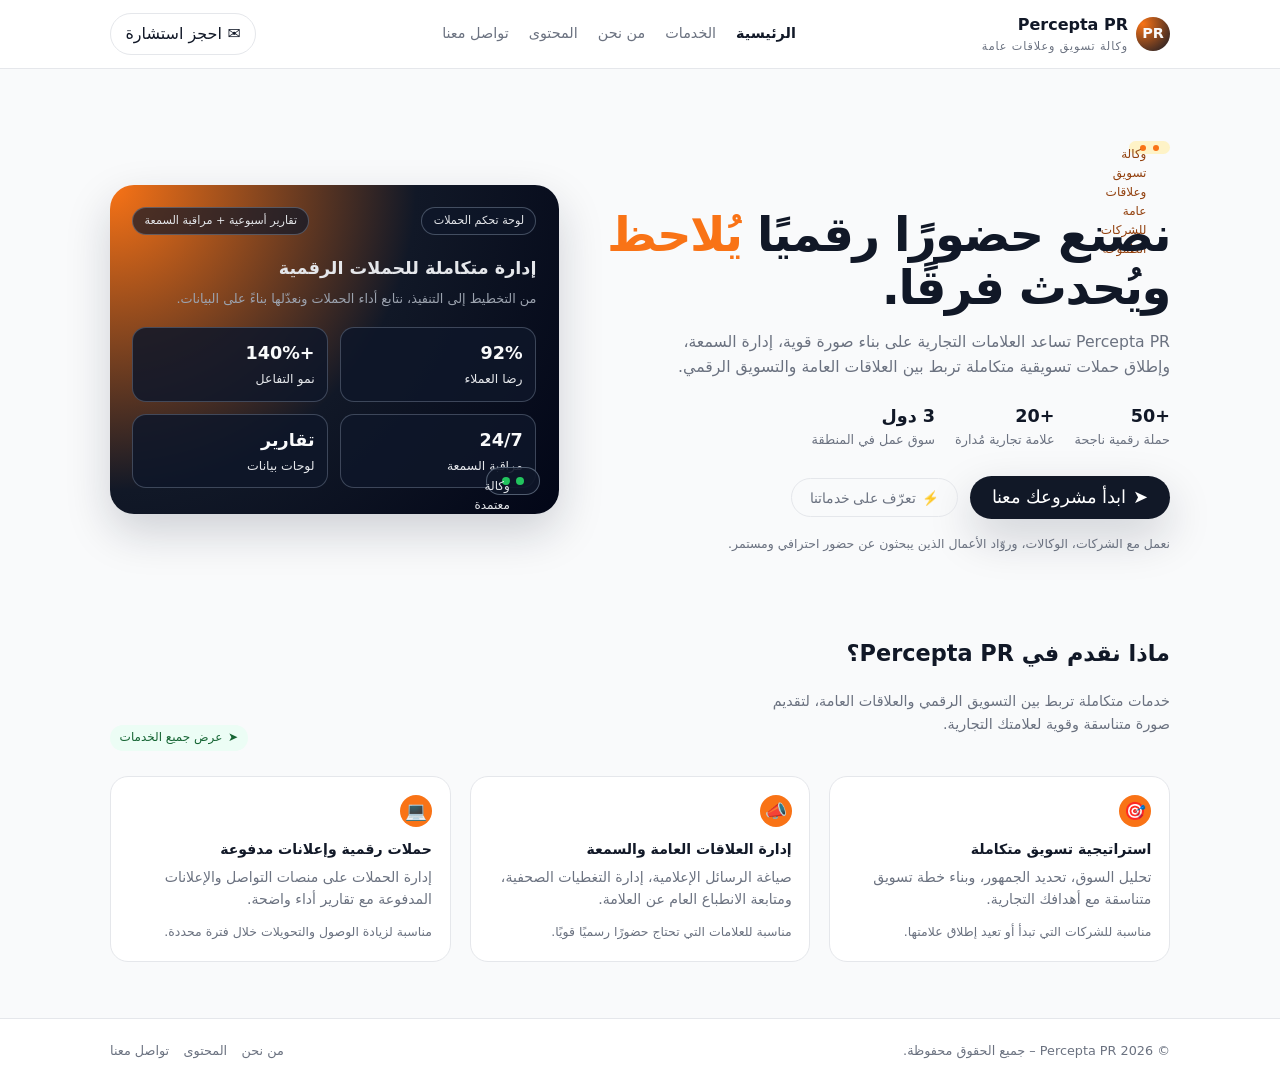
<file: index.html>
<!DOCTYPE html>
<html lang="ar" dir="rtl">
<head>
  <meta charset="UTF-8">
  <title>Percepta PR | وكالة تسويق وعلاقات عامة</title>
  <link rel="stylesheet" href="style.css">
</head>

<body>

<header>
  <nav class="nav">
    <div class="logo">
      <div class="logo-mark">PR</div>
      <div class="logo-text">
        <span>Percepta PR</span>
        <span>وكالة تسويق وعلاقات عامة</span>
      </div>
    </div>
<div class="menu-btn">☰</div>

    <div class="mobile-menu">
  <a href="index.html">الرئيسية</a>
  <a href="services.html">الخدمات</a>
  <a href="about.html">من نحن</a>
  <a href="contact.html">تواصل معنا</a>
    </div>
    
    <div class="nav-links">
      <a href="index.html" class="active">الرئيسية</a>
      <a href="services.html">الخدمات</a>
      <a href="about.html">من نحن</a>
      <a href="blog.html">المحتوى</a>
      <a href="contact.html">تواصل معنا</a>
    </div>

    <a href="contact.html" class="nav-cta">
      <span>✉</span>
      <span>احجز استشارة</span>
    </a>
  </nav>
</header>

<main class="main">

  <!-- Hero Section -->
  <section class="hero">
    <div>
      <div class="hero-label">
        <span></span>
        <span>وكالة تسويق وعلاقات عامة للشركات الطموحة</span>
      </div>

      <h1 class="hero-title">
        نصنع حضورًا رقميًا <span>يُلاحظ</span> ويُحدث فرقًا.
      </h1>

      <p class="hero-subtitle">
        Percepta PR تساعد العلامات التجارية على بناء صورة قوية، إدارة السمعة،
        وإطلاق حملات تسويقية متكاملة تربط بين العلاقات العامة والتسويق الرقمي.
      </p>

      <div class="hero-meta">
        <div class="hero-meta-item">
          <strong>+50</strong>
          <span>حملة رقمية ناجحة</span>
        </div>

        <div class="hero-meta-item">
          <strong>+20</strong>
          <span>علامة تجارية مُدارة</span>
        </div>

        <div class="hero-meta-item">
          <strong>3 دول</strong>
          <span>سوق عمل في المنطقة</span>
        </div>
      </div>

      <div class="hero-actions">
        <button class="btn-primary" onclick="location.href='contact.html'">
          <span>➤</span>
          <span>ابدأ مشروعك معنا</span>
        </button>

        <button class="btn-ghost" onclick="location.href='services.html'">
          <span>⚡</span>
          <span>تعرّف على خدماتنا</span>
        </button>
      </div>

      <p class="hero-note">
        نعمل مع الشركات، الوكالات، وروّاد الأعمال الذين يبحثون عن حضور احترافي ومستمر.
      </p>
    </div>

    <!-- Hero Card -->
    <div class="hero-card">
      <div class="hero-card-header">
        <div class="hero-tag">لوحة تحكم الحملات</div>
        <div class="hero-pill">تقارير أسبوعية + مراقبة السمعة</div>
      </div>

      <div class="hero-card-title">إدارة متكاملة للحملات الرقمية</div>

      <div class="hero-card-sub">
        من التخطيط إلى التنفيذ، نتابع أداء الحملات ونعدّلها بناءً على البيانات.
      </div>

      <div class="hero-grid">
        <div class="hero-stat">
          <strong>92%</strong>
          <span>رضا العملاء</span>
        </div>

        <div class="hero-stat">
          <strong>+140%</strong>
          <span>نمو التفاعل</span>
        </div>

        <div class="hero-stat">
          <strong>24/7</strong>
          <span>مراقبة السمعة</span>
        </div>

        <div class="hero-stat">
          <strong>تقارير</strong>
          <span>لوحات بيانات</span>
        </div>
      </div>

      <div class="hero-badge">
        <span></span>
        <span>وكالة معتمدة لإدارة السمعة الرقمية</span>
      </div>
    </div>
  </section>

  <!-- Services Preview -->
  <section class="section">
    <div class="section-header">
      <div>
        <h2 class="section-title">ماذا نقدم في Percepta PR؟</h2>
        <p class="section-subtitle">
          خدمات متكاملة تربط بين التسويق الرقمي والعلاقات العامة،
          لتقديم صورة متناسقة وقوية لعلامتك التجارية.
        </p>
      </div>

      <a href="services.html" class="badge">
        <span>➤</span>
        <span>عرض جميع الخدمات</span>
      </a>
    </div>

    <div class="services-grid">

      <div class="service-card">
        <div class="service-icon">🎯</div>
        <div class="service-title">استراتيجية تسويق متكاملة</div>
        <div class="service-text">
          تحليل السوق، تحديد الجمهور، وبناء خطة تسويق متناسقة مع أهدافك التجارية.
        </div>
        <div class="service-meta">مناسبة للشركات التي تبدأ أو تعيد إطلاق علامتها.</div>
      </div>

      <div class="service-card">
        <div class="service-icon">📣</div>
        <div class="service-title">إدارة العلاقات العامة والسمعة</div>
        <div class="service-text">
          صياغة الرسائل الإعلامية، إدارة التغطيات الصحفية، ومتابعة الانطباع العام عن العلامة.
        </div>
        <div class="service-meta">مناسبة للعلامات التي تحتاج حضورًا رسميًا قويًا.</div>
      </div>

      <div class="service-card">
        <div class="service-icon">💻</div>
        <div class="service-title">حملات رقمية وإعلانات مدفوعة</div>
        <div class="service-text">
          إدارة الحملات على منصات التواصل والإعلانات المدفوعة مع تقارير أداء واضحة.
        </div>
        <div class="service-meta">مناسبة لزيادة الوصول والتحويلات خلال فترة محددة.</div>
      </div>

    </div>
  </section>

</main>

<footer>
  <div class="footer-inner">
    <div>© 2026 Percepta PR – جميع الحقوق محفوظة.</div>

    <div class="footer-links">
      <a href="about.html">من نحن</a>
      <a href="blog.html">المحتوى</a>
      <a href="contact.html">تواصل معنا</a>
    </div>
  </div>
</footer>

  <script src="script.js"></script>
  
</body>
</html>
</file>
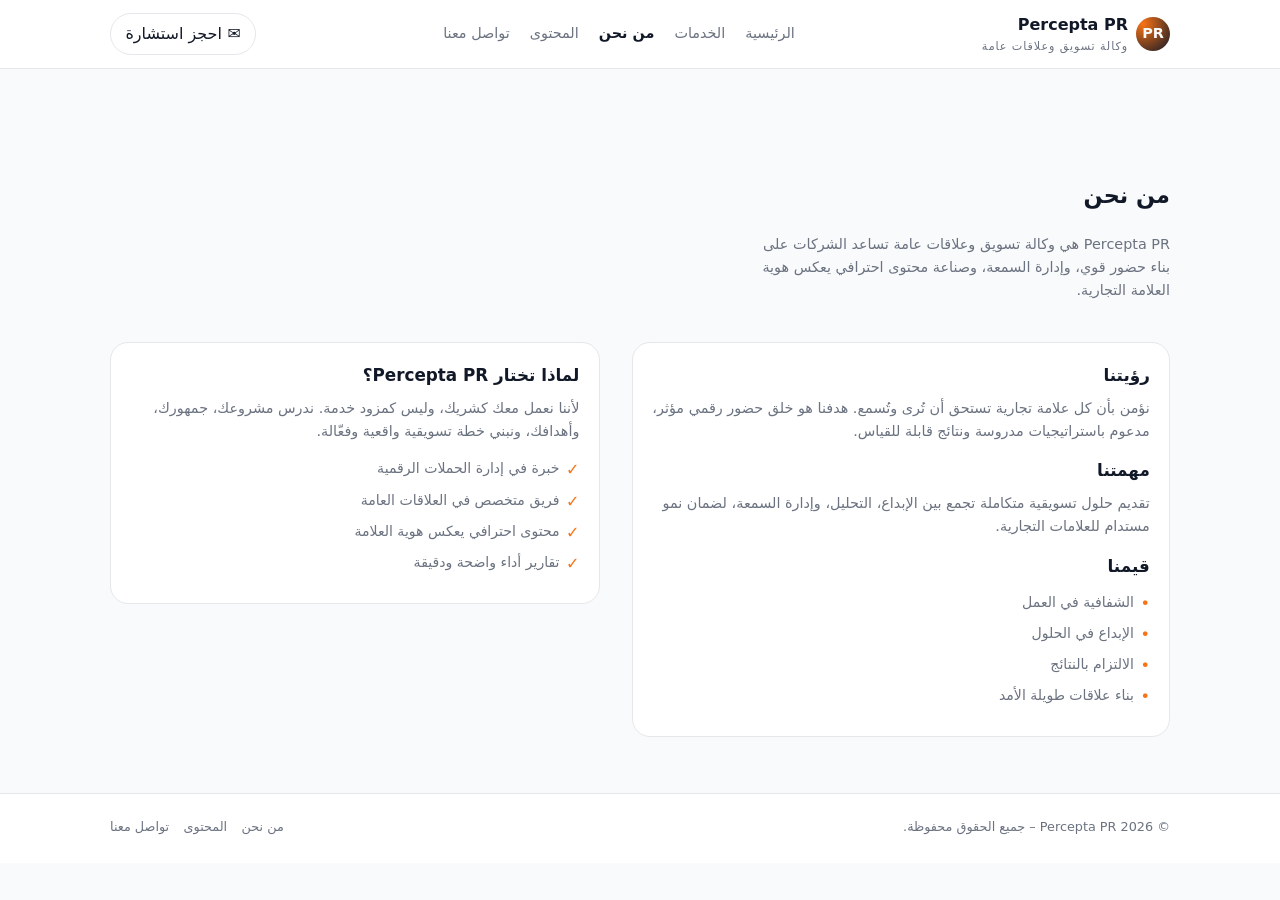
<file: about.html>
<!DOCTYPE html>
<html lang="ar" dir="rtl">
<head>
  <meta charset="UTF-8">
  <title>من نحن | Percepta PR</title>
  <link rel="stylesheet" href="style.css">
</head>

<body>

<header>
  <nav class="nav">
    <div class="logo">
      <div class="logo-mark">PR</div>
      <div class="logo-text">
        <span>Percepta PR</span>
        <span>وكالة تسويق وعلاقات عامة</span>
      </div>
    </div>

    <div class="nav-links">
      <a href="index.html">الرئيسية</a>
      <a href="services.html">الخدمات</a>
      <a href="about.html" class="active">من نحن</a>
      <a href="blog.html">المحتوى</a>
      <a href="contact.html">تواصل معنا</a>
    </div>

    <a href="contact.html" class="nav-cta">
      <span>✉</span>
      <span>احجز استشارة</span>
    </a>
  </nav>
</header>

<main class="main">

  <section class="section">
    <div class="section-header">
      <div>
        <h2 class="section-title">من نحن</h2>
        <p class="section-subtitle">
          Percepta PR هي وكالة تسويق وعلاقات عامة تساعد الشركات على بناء حضور قوي،
          وإدارة السمعة، وصناعة محتوى احترافي يعكس هوية العلامة التجارية.
        </p>
      </div>
    </div>

    <div class="two-col">

      <!-- النص -->
      <div class="card">
        <h3>رؤيتنا</h3>
        <p>
          نؤمن بأن كل علامة تجارية تستحق أن تُرى وتُسمع.  
          هدفنا هو خلق حضور رقمي مؤثر، مدعوم باستراتيجيات مدروسة ونتائج قابلة للقياس.
        </p>

        <h3>مهمتنا</h3>
        <p>
          تقديم حلول تسويقية متكاملة تجمع بين الإبداع، التحليل، وإدارة السمعة،
          لضمان نمو مستدام للعلامات التجارية.
        </p>

        <h3>قيمنا</h3>
        <ul class="list">
          <li><span>•</span> الشفافية في العمل</li>
          <li><span>•</span> الإبداع في الحلول</li>
          <li><span>•</span> الالتزام بالنتائج</li>
          <li><span>•</span> بناء علاقات طويلة الأمد</li>
        </ul>
      </div>

      <!-- بطاقة جانبية -->
      <div class="card">
        <h3>لماذا تختار Percepta PR؟</h3>
        <p>
          لأننا نعمل معك كشريك، وليس كمزود خدمة.  
          ندرس مشروعك، جمهورك، وأهدافك، ونبني خطة تسويقية واقعية وفعّالة.
        </p>

        <ul class="list">
          <li><span>✓</span> خبرة في إدارة الحملات الرقمية</li>
          <li><span>✓</span> فريق متخصص في العلاقات العامة</li>
          <li><span>✓</span> محتوى احترافي يعكس هوية العلامة</li>
          <li><span>✓</span> تقارير أداء واضحة ودقيقة</li>
        </ul>
      </div>

    </div>
  </section>

</main>

<footer>
  <div class="footer-inner">
    <div>© 2026 Percepta PR – جميع الحقوق محفوظة.</div>
    <div class="footer-links">
      <a href="about.html" class="active">من نحن</a>
      <a href="blog.html">المحتوى</a>
      <a href="contact.html">تواصل معنا</a>
    </div>
  </div>
</footer>

</body>
</html>
</file>
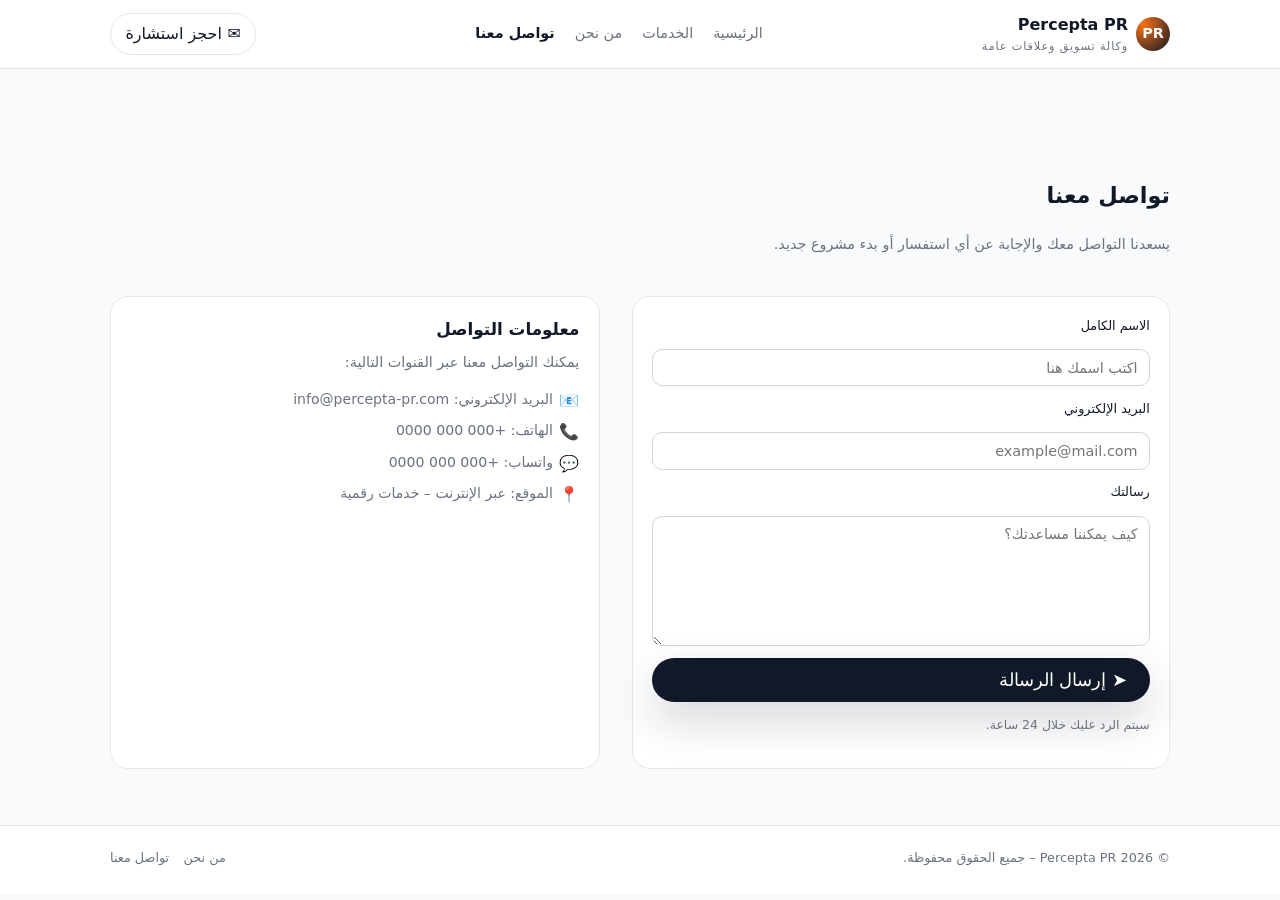
<file: contact.html>
<!DOCTYPE html>
<html lang="ar" dir="rtl">
<head>
  <meta charset="UTF-8">
  <title>تواصل معنا | Percepta PR</title>
  <link rel="stylesheet" href="style.css">
</head>

<body>

<header>
  <nav class="nav">
    <div class="logo">
      <div class="logo-mark">PR</div>
      <div class="logo-text">
        <span>Percepta PR</span>
        <span>وكالة تسويق وعلاقات عامة</span>
      </div>
    </div>

    <div class="nav-links">
      <a href="index.html">الرئيسية</a>
      <a href="services.html">الخدمات</a>
      <a href="about.html">من نحن</a>
      <a href="contact.html" class="active">تواصل معنا</a>
    </div>

    <a href="contact.html" class="nav-cta">
      <span>✉</span>
      <span>احجز استشارة</span>
    </a>
  </nav>
</header>

<main class="main">

  <section class="section">
    <div class="section-header">
      <div>
        <h2 class="section-title">تواصل معنا</h2>
        <p class="section-subtitle">
          يسعدنا التواصل معك والإجابة عن أي استفسار أو بدء مشروع جديد.
        </p>
      </div>
    </div>

    <div class="contact-grid">

      <!-- نموذج التواصل -->
      <div class="card">
        <form class="form">
          <label class="label">الاسم الكامل</label>
          <input class="input" type="text" placeholder="اكتب اسمك هنا">

          <label class="label">البريد الإلكتروني</label>
          <input class="input" type="email" placeholder="example@mail.com">

          <label class="label">رسالتك</label>
          <textarea class="textarea" placeholder="كيف يمكننا مساعدتك؟"></textarea>

          <button class="btn-primary" type="submit">
            <span>➤</span>
            <span>إرسال الرسالة</span>
          </button>

          <p class="form-note">
            سيتم الرد عليك خلال 24 ساعة.
          </p>
        </form>
      </div>

      <!-- معلومات التواصل -->
      <div class="card">
        <h3>معلومات التواصل</h3>
        <p>يمكنك التواصل معنا عبر القنوات التالية:</p>

        <ul class="list">
          <li><span>📧</span> البريد الإلكتروني: info@percepta-pr.com</li>
          <li><span>📞</span> الهاتف: +000 000 0000</li>
          <li><span>💬</span> واتساب: +000 000 0000</li>
          <li><span>📍</span> الموقع: عبر الإنترنت – خدمات رقمية</li>
        </ul>
      </div>

    </div>
  </section>

</main>

<footer>
  <div class="footer-inner">
    <div>© 2026 Percepta PR – جميع الحقوق محفوظة.</div>
    <div class="footer-links">
      <a href="about.html">من نحن</a>
      <a href="contact.html" class="active">تواصل معنا</a>
    </div>
  </div>
</footer>

</body>
</html>
</file>
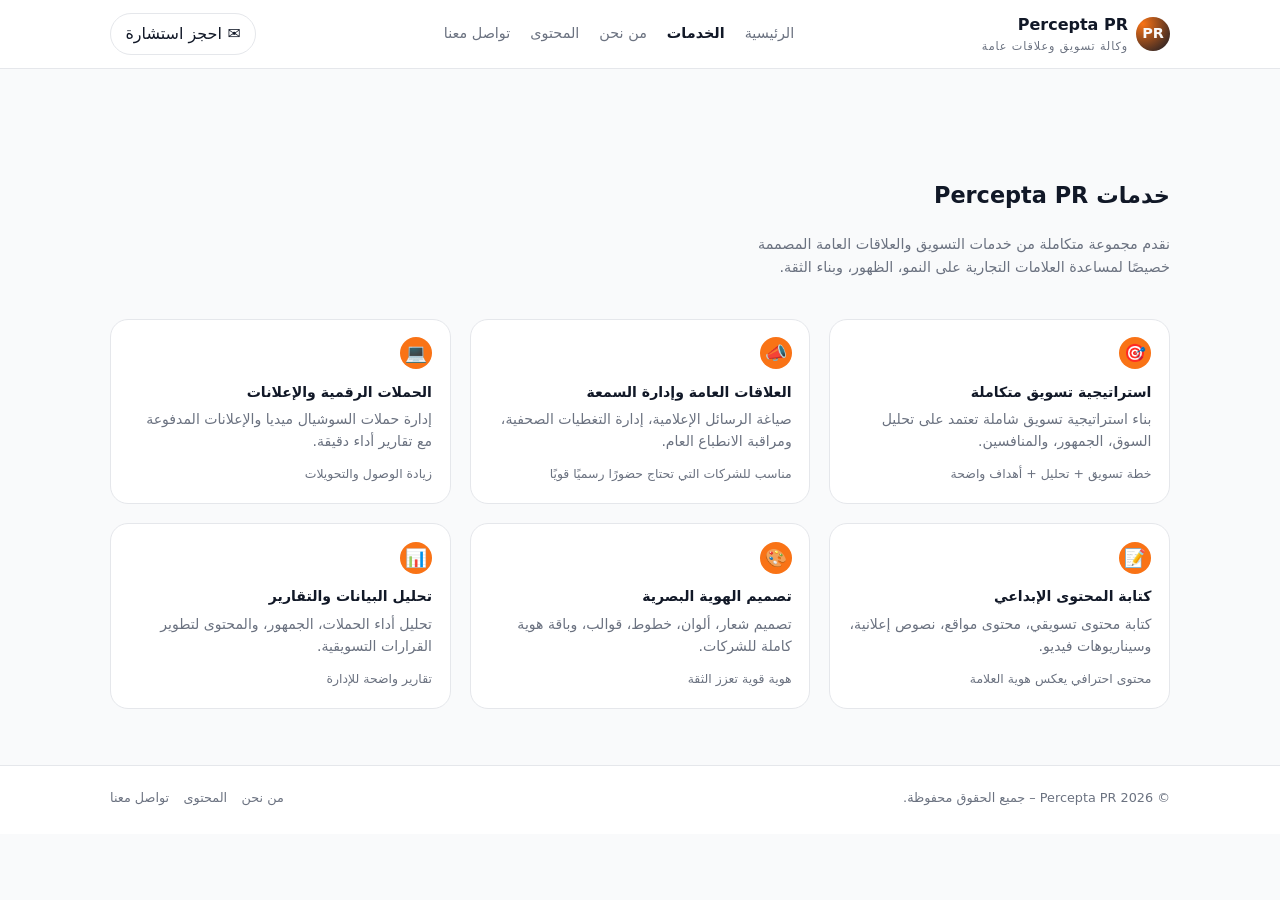
<file: services.html>
<!DOCTYPE html>
<html lang="ar" dir="rtl">
<head>
  <meta charset="UTF-8">
  <title>خدماتنا | Percepta PR</title>
  <link rel="stylesheet" href="style.css">
</head>

<body>

<header>
  <nav class="nav">
    <div class="logo">
      <div class="logo-mark">PR</div>
      <div class="logo-text">
        <span>Percepta PR</span>
        <span>وكالة تسويق وعلاقات عامة</span>
      </div>
    </div>

    <div class="nav-links">
      <a href="index.html">الرئيسية</a>
      <a href="services.html" class="active">الخدمات</a>
      <a href="about.html">من نحن</a>
      <a href="blog.html">المحتوى</a>
      <a href="contact.html">تواصل معنا</a>
    </div>

    <a href="contact.html" class="nav-cta">
      <span>✉</span>
      <span>احجز استشارة</span>
    </a>
  </nav>
</header>

<main class="main">

  <section class="section">
    <div class="section-header">
      <div>
        <h2 class="section-title">خدمات Percepta PR</h2>
        <p class="section-subtitle">
          نقدم مجموعة متكاملة من خدمات التسويق والعلاقات العامة المصممة خصيصًا
          لمساعدة العلامات التجارية على النمو، الظهور، وبناء الثقة.
        </p>
      </div>
    </div>

    <div class="services-grid">

      <div class="service-card">
        <div class="service-icon">🎯</div>
        <div class="service-title">استراتيجية تسويق متكاملة</div>
        <div class="service-text">
          بناء استراتيجية تسويق شاملة تعتمد على تحليل السوق، الجمهور، والمنافسين.
        </div>
        <div class="service-meta">خطة تسويق + تحليل + أهداف واضحة</div>
      </div>

      <div class="service-card">
        <div class="service-icon">📣</div>
        <div class="service-title">العلاقات العامة وإدارة السمعة</div>
        <div class="service-text">
          صياغة الرسائل الإعلامية، إدارة التغطيات الصحفية، ومراقبة الانطباع العام.
        </div>
        <div class="service-meta">مناسب للشركات التي تحتاج حضورًا رسميًا قويًا</div>
      </div>

      <div class="service-card">
        <div class="service-icon">💻</div>
        <div class="service-title">الحملات الرقمية والإعلانات</div>
        <div class="service-text">
          إدارة حملات السوشيال ميديا والإعلانات المدفوعة مع تقارير أداء دقيقة.
        </div>
        <div class="service-meta">زيادة الوصول والتحويلات</div>
      </div>

      <div class="service-card">
        <div class="service-icon">📝</div>
        <div class="service-title">كتابة المحتوى الإبداعي</div>
        <div class="service-text">
          كتابة محتوى تسويقي، محتوى مواقع، نصوص إعلانية، وسيناريوهات فيديو.
        </div>
        <div class="service-meta">محتوى احترافي يعكس هوية العلامة</div>
      </div>

      <div class="service-card">
        <div class="service-icon">🎨</div>
        <div class="service-title">تصميم الهوية البصرية</div>
        <div class="service-text">
          تصميم شعار، ألوان، خطوط، قوالب، وباقة هوية كاملة للشركات.
        </div>
        <div class="service-meta">هوية قوية تعزز الثقة</div>
      </div>

      <div class="service-card">
        <div class="service-icon">📊</div>
        <div class="service-title">تحليل البيانات والتقارير</div>
        <div class="service-text">
          تحليل أداء الحملات، الجمهور، والمحتوى لتطوير القرارات التسويقية.
        </div>
        <div class="service-meta">تقارير واضحة للإدارة</div>
      </div>

    </div>
  </section>

</main>

<footer>
  <div class="footer-inner">
    <div>© 2026 Percepta PR – جميع الحقوق محفوظة.</div>
    <div class="footer-links">
      <a href="about.html">من نحن</a>
      <a href="blog.html">المحتوى</a>
      <a href="contact.html">تواصل معنا</a>
    </div>
  </div>
</footer>

</body>
</html>
</file>
<file: style.css>
:root {
  --primary: #111827;
  --accent: #f97316;
  --bg: #f9fafb;
  --text: #111827;
  --muted: #6b7280;
  --radius: 10px;
  --max-width: 1100px;
  --shadow: 0 18px 45px rgba(15, 23, 42, 0.18);
}

*,
*::before,
*::after {
  box-sizing: border-box;
}

body {
  margin: 0;
  font-family: system-ui, -apple-system, BlinkMacSystemFont, "Segoe UI", sans-serif;
  background: var(--bg);
  color: var(--text);
  line-height: 1.6;
}

a {
  text-decoration: none;
  color: inherit;
}

img {
  max-width: 100%;
  display: block;
}

header {
  background: white;
  border-bottom: 1px solid #e5e7eb;
  position: sticky;
  top: 0;
  z-index: 50;
}

.nav {
  max-width: var(--max-width);
  margin: 0 auto;
  padding: 0.75rem 1.25rem;
  display: flex;
  align-items: center;
  justify-content: space-between;
}

.logo {
  display: flex;
  align-items: center;
  gap: 0.5rem;
}

.logo-mark {
  width: 34px;
  height: 34px;
  border-radius: 999px;
  background: radial-gradient(circle at 20% 20%, #f97316, #111827);
  display: flex;
  align-items: center;
  justify-content: center;
  color: #f9fafb;
  font-weight: 700;
  font-size: 0.9rem;
}

.logo-text {
  display: flex;
  flex-direction: column;
}

.logo-text span:first-child {
  font-weight: 700;
  font-size: 1rem;
}

.logo-text span:last-child {
  font-size: 0.7rem;
  color: var(--muted);
  text-transform: uppercase;
  letter-spacing: 0.08em;
}

.nav-links {
  display: flex;
  gap: 1.25rem;
  align-items: center;
}

.nav-links a {
  font-size: 0.9rem;
  color: var(--muted);
}

.nav-links a.active {
  color: var(--primary);
  font-weight: 600;
}

.nav-cta {
  padding: 0.45rem 0.9rem;
  border-radius: 999px;
  border: 1px solid #e5e7eb;
  font-size: 0.85rem;
  display: flex;
  align-items: center;
  gap: 0.35rem;
}

.nav-cta span {
  font-size: 1rem;
}

/* Layout */

.main {
  max-width: var(--max-width);
  margin: 0 auto;
  padding: 2.5rem 1.25rem 3.5rem;
}

/* Hero */

.hero {
  display: grid;
  grid-template-columns: minmax(0, 1.4fr) minmax(0, 1.1fr);
  gap: 2.5rem;
  align-items: center;
  margin-top: 1.5rem;
}

.hero-label {
  display: inline-flex;
  align-items: center;
  gap: 0.4rem;
  padding: 0.2rem 0.7rem;
  border-radius: 999px;
  background: #fef3c7;
  color: #92400e;
  font-size: 0.75rem;
  margin-bottom: 0.9rem;
}

.hero-label span {
  width: 6px;
  height: 6px;
  border-radius: 999px;
  background: #f97316;
}

.hero-title {
  font-size: clamp(2.1rem, 3vw + 1rem, 3rem);
  line-height: 1.1;
  letter-spacing: -0.03em;
  margin-bottom: 0.75rem;
}

.hero-title span {
  color: var(--accent);
}

.hero-subtitle {
  color: var(--muted);
  font-size: 0.98rem;
  max-width: 32rem;
  margin-bottom: 1.4rem;
}

.hero-meta {
  display: flex;
  flex-wrap: wrap;
  gap: 1.25rem;
  align-items: center;
  margin-bottom: 1.6rem;
}

.hero-meta-item {
  display: flex;
  flex-direction: column;
  font-size: 0.8rem;
  color: var(--muted);
}

.hero-meta-item strong {
  font-size: 1.1rem;
  color: var(--primary);
}

.hero-actions {
  display: flex;
  flex-wrap: wrap;
  gap: 0.75rem;
  align-items: center;
}

.btn-primary {
  background: var(--primary);
  color: white;
  padding: 0.7rem 1.4rem;
  border-radius: 999px;
  font-size: 0.9rem;
  border: none;
  cursor: pointer;
  display: inline-flex;
  align-items: center;
  gap: 0.4rem;
  box-shadow: var(--shadow);
}

.btn-primary span {
  font-size: 1.1rem;
}

.btn-ghost {
  background: transparent;
  border-radius: 999px;
  border: 1px solid #e5e7eb;
  padding: 0.65rem 1.1rem;
  font-size: 0.85rem;
  display: inline-flex;
  align-items: center;
  gap: 0.4rem;
  color: var(--muted);
}

.hero-note {
  margin-top: 0.9rem;
  font-size: 0.78rem;
  color: var(--muted);
}

/* Hero visual */

.hero-card {
  background: radial-gradient(circle at 0 0, #f97316 0, #111827 55%, #020617 100%);
  border-radius: 24px;
  padding: 1.4rem 1.4rem 1.6rem;
  color: #e5e7eb;
  box-shadow: var(--shadow);
  position: relative;
  overflow: hidden;
}

.hero-card-header {
  display: flex;
  justify-content: space-between;
  align-items: center;
  margin-bottom: 1.2rem;
}

.hero-tag {
  font-size: 0.7rem;
  padding: 0.25rem 0.7rem;
  border-radius: 999px;
  background: rgba(15, 23, 42, 0.7);
  border: 1px solid rgba(148, 163, 184, 0.4);
}

.hero-pill {
  font-size: 0.7rem;
  padding: 0.25rem 0.7rem;
  border-radius: 999px;
  background: rgba(15, 23, 42, 0.7);
  border: 1px solid rgba(148, 163, 184, 0.4);
}

.hero-card-title {
  font-size: 1.1rem;
  font-weight: 600;
  margin-bottom: 0.4rem;
}

.hero-card-sub {
  font-size: 0.8rem;
  color: #9ca3af;
  margin-bottom: 1.1rem;
}

.hero-grid {
  display: grid;
  grid-template-columns: repeat(2, minmax(0, 1fr));
  gap: 0.75rem;
}

.hero-stat {
  padding: 0.7rem 0.8rem;
  border-radius: 14px;
  background: rgba(15, 23, 42, 0.85);
  border: 1px solid rgba(148, 163, 184, 0.35);
  font-size: 0.78rem;
}

.hero-stat strong {
  display: block;
  font-size: 1.1rem;
  margin-bottom: 0.15rem;
  color: #f9fafb;
}

.hero-badge {
  position: absolute;
  right: 1.2rem;
  bottom: 1.2rem;
  padding: 0.55rem 0.9rem;
  border-radius: 999px;
  background: rgba(15, 23, 42, 0.9);
  border: 1px solid rgba(148, 163, 184, 0.5);
  font-size: 0.75rem;
  display: flex;
  align-items: center;
  gap: 0.4rem;
}

.hero-badge span {
  width: 8px;
  height: 8px;
  border-radius: 999px;
  background: #22c55e;
}

/* Sections */

.section {
  margin-top: 3.2rem;
}

.section-header {
  display: flex;
  justify-content: space-between;
  align-items: flex-end;
  gap: 1rem;
  margin-bottom: 1.6rem;
}

.section-title {
  font-size: 1.4rem;
  font-weight: 600;
}

.section-subtitle {
  font-size: 0.9rem;
  color: var(--muted);
  max-width: 26rem;
}

/* Services */

.services-grid {
  display: grid;
  grid-template-columns: repeat(3, minmax(0, 1fr));
  gap: 1.2rem;
}

.service-card {
  background: white;
  border-radius: 18px;
  padding: 1.1rem 1.1rem 1.2rem;
  border: 1px solid #e5e7eb;
  font-size: 0.88rem;
}

.service-icon {
  width: 32px;
  height: 32px;
  border-radius: 999px;
  background: #f97316;
  display: flex;
  align-items: center;
  justify-content: center;
  color: white;
  font-size: 1.1rem;
  margin-bottom: 0.7rem;
}

.service-title {
  font-weight: 600;
  margin-bottom: 0.3rem;
}

.service-text {
  color: var(--muted);
  margin-bottom: 0.7rem;
}

.service-meta {
  font-size: 0.78rem;
  color: var(--muted);
}

/* Two-column */

.two-col {
  display: grid;
  grid-template-columns: minmax(0, 1.1fr) minmax(0, 1fr);
  gap: 2rem;
  align-items: flex-start;
}

/* Cards */

.card {
  background: white;
  border-radius: 18px;
  padding: 1.2rem 1.2rem 1.3rem;
  border: 1px solid #e5e7eb;
  font-size: 0.9rem;
}

.card h3 {
  margin-top: 0;
  margin-bottom: 0.5rem;
  font-size: 1.05rem;
}

.card p {
  margin-top: 0;
  color: var(--muted);
}

.list {
  list-style: none;
  padding: 0;
  margin: 0.7rem 0 0;
  font-size: 0.88rem;
}

.list li {
  display: flex;
  gap: 0.4rem;
  margin-bottom: 0.35rem;
  color: var(--muted);
}

.list li span {
  color: var(--accent);
  font-size: 1rem;
}

/* Blog */

.blog-grid {
  display: grid;
  grid-template-columns: repeat(3, minmax(0, 1fr));
  gap: 1.2rem;
}

.blog-card {
  background: white;
  border-radius: 18px;
  padding: 1rem 1rem 1.1rem;
  border: 1px solid #e5e7eb;
  font-size: 0.86rem;
}

.blog-tag {
  font-size: 0.7rem;
  padding: 0.15rem 0.55rem;
  border-radius: 999px;
  background: #eff6ff;
  color: #1d4ed8;
  display: inline-block;
  margin-bottom: 0.45rem;
}

.blog-title {
  font-weight: 600;
  margin-bottom: 0.25rem;
}

.blog-meta {
  font-size: 0.75rem;
  color: var(--muted);
}

/* Contact */

.contact-grid {
  display: grid;
  grid-template-columns: minmax(0, 1.1fr) minmax(0, 1fr);
  gap: 2rem;
}

.form {
  display: grid;
  gap: 0.8rem;
}

.label {
  font-size: 0.8rem;
  font-weight: 500;
}

.input,
.textarea {
  width: 100%;
  padding: 0.6rem 0.7rem;
  border-radius: 10px;
  border: 1px solid #d1d5db;
  font-size: 0.9rem;
  font-family: inherit;
}

.textarea {
  min-height: 130px;
  resize: vertical;
}

.input:focus,
.textarea:focus {
  outline: 2px solid #f97316;
  outline-offset: 1px;
  border-color: transparent;
}

.form-note {
  font-size: 0.78rem;
  color: var(--muted);
}

/* Footer */

footer {
  border-top: 1px solid #e5e7eb;
  background: white;
}

.footer-inner {
  max-width: var(--max-width);
  margin: 0 auto;
  padding: 1.4rem 1.25rem 1.6rem;
  display: flex;
  justify-content: space-between;
  gap: 1rem;
  font-size: 0.8rem;
  color: var(--muted);
}

.footer-links {
  display: flex;
  gap: 0.9rem;
}

/* Utility */

.badge {
  display: inline-flex;
  align-items: center;
  gap: 0.35rem;
  padding: 0.2rem 0.6rem;
  border-radius: 999px;
  background: #ecfdf5;
  color: #166534;
  font-size: 0.75rem;
}

/* Responsive */

@media (max-width: 900px) {
  .hero,
  .two-col,
  .contact-grid {
    grid-template-columns: minmax(0, 1fr);
  }

  .hero {
    margin-top: 1rem;
  }

  .hero-card {
    order: -1;
  }

  .services-grid,
  .blog-grid {
    grid-template-columns: repeat(2, minmax(0, 1fr));
  }

  .nav-links {
    display: none;
  }
}

@media (max-width: 640px) {
  .services-grid,
  .blog-grid {
    grid-template-columns: minmax(0, 1fr);
  }

  .footer-inner {
    flex-direction: column;
    align-items: flex-start;
  }
                         }
.menu-btn {
  display: none;
  font-size: 2rem;
  cursor: pointer;
}

.mobile-menu {
  display: none;
  flex-direction: column;
  background: white;
  padding: 1rem;
  border-top: 1px solid #e5e7eb;
}

.mobile-menu a {
  padding: 0.8rem 0;
  font-size: 1rem;
  color: var(--primary);
}

.mobile-menu.open {
  display: flex;
}

@media (max-width: 900px) {
  .menu-btn {
    display: block;
  }
}
</file>
